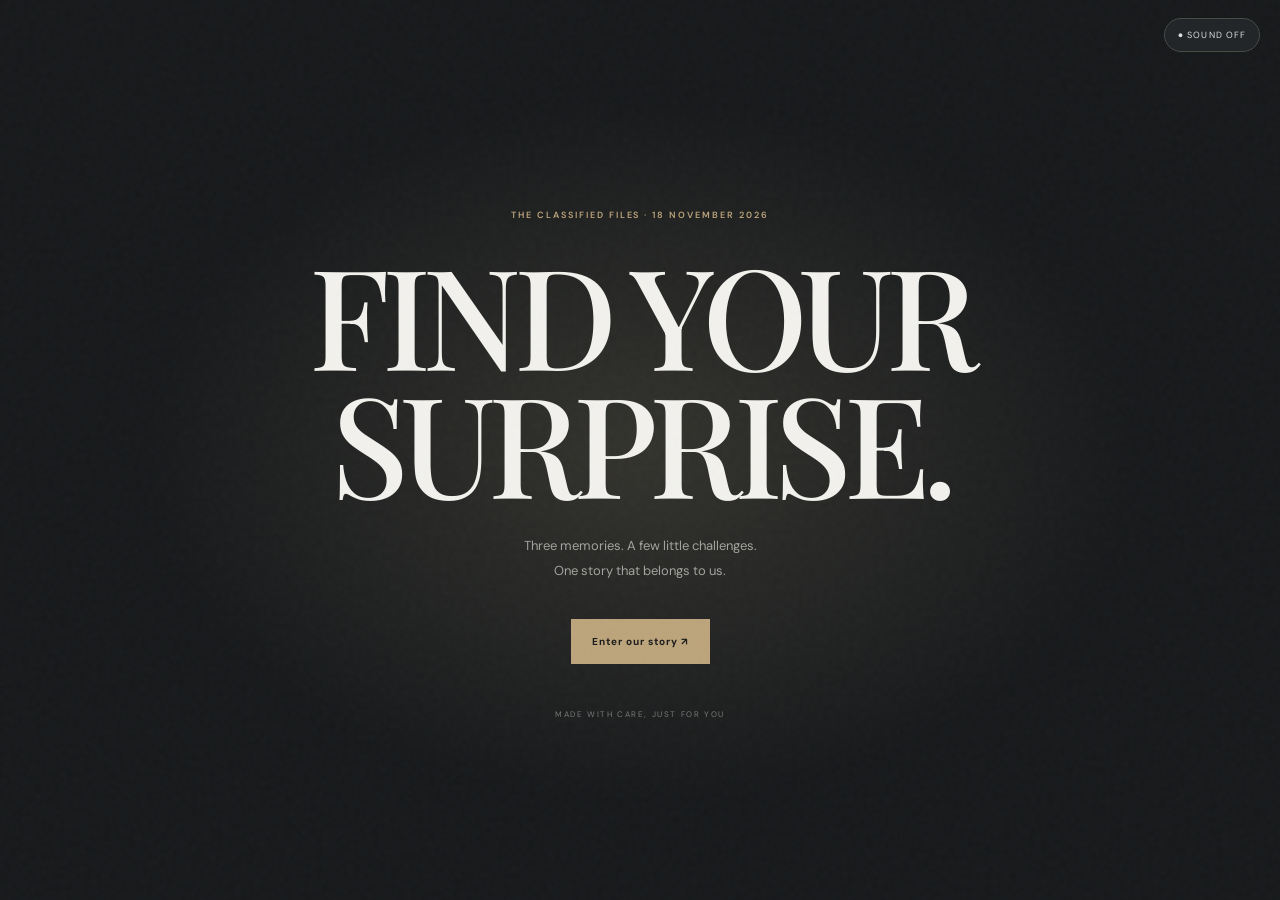
<file: index.html>
<!doctype html>
<html lang="en"><head><meta charset="utf-8"><meta name="viewport" content="width=device-width,initial-scale=1"><meta name="theme-color" content="#17191b"><title>Find Your Surprise.</title><link rel="preconnect" href="https://fonts.googleapis.com"><link href="https://fonts.googleapis.com/css2?family=DM+Sans:wght@400;500;600;700&family=Playfair+Display:ital,wght@0,500;0,600;1,500&display=swap" rel="stylesheet"><link rel="stylesheet" href="styles.css"></head>
<body><div class="noise"></div><audio id="music" src="music.mp3" loop></audio><button class="sound" id="sound">● SOUND OFF</button><main>
<section class="page active hero" id="home"><div class="hero-inner"><div class="monogram"></div><p class="kicker">THE CLASSIFIED FILES · 18 NOVEMBER 2026</p><h1>FIND YOUR SURPRISE.</em></h1><p>Three memories. A few little challenges.<br>One story that belongs to us.</p><button class="gold" data-show="map">Enter our story ↗</button><small>MADE WITH CARE, JUST FOR YOU</small></div></section>
<section class="page" id="map"><header><span>FIND YOUR SURPRISE..</span><button class="plain" data-show="home">EXIT ↗</button></header><div class="heading"><p class="kicker">YOUR STORY, IN THREE CHAPTERS</p><h2>Where shall we<br><em>go first?</em></h2><p>Every place holds a memory. Complete its little challenge to unlock the next.</p></div><div class="map"><div class="route"></div><button class="stop" data-ch="0"><b>01</b><strong>THE REFLECTION</strong><small>An evening to remember</small><i>OPEN ↗</i></button><button class="stop locked" data-ch="1"><b>02</b><strong>SUDDEN JOURNEY</strong><small>One seat, one lovely view</small><i>LOCKED</i></button><button class="stop locked" data-ch="2"><b>03</b><strong>SKILL GAP</strong><small>A very unfair match</small><i>LOCKED</i></button></div><footer><span id="progress">MEMORIES UNLOCKED 0 / 3</span><div class="bar"><span id="bar"></span></div></footer></section>
<section class="page" id="quest"><header><button class="plain" data-show="map">← THE MAP</button><span id="chapter">CHAPTER 01 / 03</span></header><div class="quest"><div class="art"><span id="artNo">01</span><small id="artTag">VALANKULAM LAKE</small></div><div><p class="kicker" id="kicker">CHAPTER ONE · THE LAKE</p><h2 id="title">An evening<br><em>by the lake.</em></h2><p id="story" class="story"></p><hr><p class="kicker">THE MEMORY CHALLENGE</p><h3 id="question"></h3><div id="answers" class="answers"></div><p id="feedback" class="feedback"></p><button class="gold" id="unlock" disabled>Unlock the memory ↗</button></div></div></section>
<section class="page" id="reveal"><header><span>FIND YOUR SURPRISE.</span><span>MEMORY UNLOCKED</span></header><div class="center"><p class="kicker" id="photoLabel">A MOMENT TO KEEP</p><h2 id="revealTitle">Remember<br><em>this?</em></h2><div class="photo" id="photo"><span>ADD YOUR PHOTO<br><small>See README for filenames</small></span></div><p id="revealText" class="reveal-text"></p><button class="gold" data-show="map">Back to our map ↗</button></div></section>
<section class="page" id="vault"><header><span>FIND YOUR SURPRISE.</span><span>THE MEMORY VAULT</span></header><div class="center"><p class="kicker">YOU FOUND YOUR WAY THROUGH</p><h2>Three chapters.<br><em>One us.</em></h2><p>Every little memory brought you here. Take a moment to look back.</p><div id="vaultCards" class="vault"></div><button class="gold" data-show="letter">There's one more thing ↗</button></div></section>
<section class="page" id="letter"><header><span>FIND YOUR SURPRISE.</span><span>A LETTER FOR YOU</span></header><div class="letter-wrap"><p class="kicker">18 NOVEMBER · YOUR DAY</p><h2>For you,<br><em>always.</em></h2><article><p id="birthdayMessage" style="white-space:pre-line"></p></article><button class="gold" data-show="gift">One last little clue ↗</button></div></section>
<section class="page final" id="gift"><div class="center"><p class="kicker">FINAL MISSION · REAL WORLD</p><div class="star">✳</div><h2>Look a little<br><em>closer.</em></h2><p class="riddle" id="riddle" style="white-space:pre-line">You've seen yourself in a thousand photographs through my eyes. Today, I wanted to give you something that lets you see what I see.</p><small>HAPPY BIRTHDAY · 18 NOVEMBER 2026</small><button class="plain" data-show="map">↻ REVISIT OUR MEMORIES</button></div></section>
</main><script src="script.js"></script></body></html>
</file>
<file: styles.css>
:root{--bg:#17191b;--white:#f2f1ed;--muted:#a2a39f;--gold:#bca47b;--line:#3b3e3d;--serif:'Playfair Display',Georgia,serif;--sans:'DM Sans',Arial,sans-serif}*{box-sizing:border-box}body{margin:0;background:var(--bg);color:var(--white);font-family:var(--sans)}.noise{position:fixed;inset:0;pointer-events:none;z-index:10;opacity:.07;background-image:url("data:image/svg+xml,%3Csvg viewBox='0 0 180 180' xmlns='http://www.w3.org/2000/svg'%3E%3Cfilter id='n'%3E%3CfeTurbulence type='fractalNoise' baseFrequency='.8' numOctaves='3'/%3E%3C/filter%3E%3Crect width='100%25' height='100%25' filter='url(%23n)' opacity='.4'/%3E%3C/svg%3E")}button{font:inherit;cursor:pointer}.page{display:none;min-height:100svh;padding:28px 7vw 40px;position:relative}.page.active{display:flex;flex-direction:column;animation:fade .55s ease}@keyframes fade{from{opacity:0;transform:translateY(10px)}to{opacity:1;transform:none}}.sound{position:fixed;z-index:20;right:20px;top:18px;background:#222629;border:1px solid #484b46;border-radius:30px;color:#ddd;padding:10px 13px;font-size:9px;letter-spacing:.12em}.hero{align-items:center;justify-content:center;text-align:center;background:radial-gradient(ellipse at center,#33332e 0,transparent 55%)}.hero-inner{margin:auto}.monogram{font:italic 25px var(--serif);color:var(--gold);letter-spacing:.2em;margin-bottom:40px}.kicker{font-size:9px;letter-spacing:.22em;color:var(--gold);font-weight:600}.hero h1{font:500 clamp(68px,11vw,140px)/.92 var(--serif);letter-spacing:-.06em;margin:28px 0}.hero h1 em,h2 em{color:#d4c09c;font-weight:500}.hero p:not(.kicker){font-size:13px;line-height:1.9;color:var(--muted)}.gold{background:var(--gold);border:1px solid var(--gold);color:#191a1a;padding:15px 20px;margin-top:23px;font-size:10px;letter-spacing:.1em;font-weight:700}.gold:hover{background:#d4c09c}.hero small,.final small{display:block;color:#777b78;font-size:8px;letter-spacing:.2em;margin-top:45px}header{display:flex;justify-content:space-between;align-items:center;color:#92958f;font-size:8px;letter-spacing:.18em}.plain{background:none;border:0;color:#a5a79f;font-size:9px;letter-spacing:.12em;padding:10px 0}.heading{text-align:center;margin:9vh auto 0;max-width:550px}.heading h2,h2{font:500 clamp(46px,7vw,80px)/1.02 var(--serif);letter-spacing:-.045em;margin:18px 0}.heading>p:last-child,.center>p:not(.kicker){color:var(--muted);font-size:12px;line-height:1.8;max-width:420px;margin:0 auto}.map{position:relative;display:flex;justify-content:space-between;align-items:center;max-width:900px;width:100%;height:280px;margin:5vh auto 0}.route{position:absolute;left:12%;right:12%;height:1px;background:linear-gradient(90deg,var(--gold),#555);transform:rotate(-9deg)}.stop{z-index:1;position:relative;width:205px;min-height:120px;text-align:left;background:var(--bg);border:0;padding:14px 8px 14px 18px;color:var(--white)}.stop:before{content:'';position:absolute;left:0;top:17px;width:7px;height:7px;border-radius:50%;background:var(--gold);box-shadow:0 0 0 6px #bca47b22}.stop b,.stop strong,.stop small,.stop i{display:block}.stop b{font-size:9px;letter-spacing:.2em;color:var(--gold);margin-bottom:12px}.stop strong{font:500 26px var(--serif)}.stop small{font-size:10px;color:var(--muted);margin-top:7px}.stop i{font-style:normal;font-size:8px;letter-spacing:.15em;color:var(--gold);margin-top:16px}.stop.locked{opacity:.3;cursor:not-allowed}footer{display:flex;gap:18px;align-items:center;max-width:900px;width:100%;margin:auto auto 10px;color:#858984;font-size:8px;letter-spacing:.16em}.bar{height:2px;background:#444;flex:1}.bar span{display:block;height:100%;width:0;background:var(--gold);transition:.3s}.quest{max-width:1100px;width:100%;margin:auto;display:grid;grid-template-columns:1fr 1fr;gap:8vw;align-items:center;padding:35px 0}.art{height:min(60vh,520px);min-height:300px;background:radial-gradient(circle at 70% 25%,#bca47b30,transparent 34%),linear-gradient(145deg,#303536,#1c1f20);border:1px solid #454944;display:flex;align-items:center;justify-content:center;position:relative}.art span{font:italic clamp(100px,16vw,190px) var(--serif);color:#bca47b35}.art small{position:absolute;bottom:18px;left:18px;color:#aaa;font-size:8px;letter-spacing:.16em}.quest h2{font-size:clamp(42px,5vw,65px)}.story{font-size:12px;line-height:1.9;color:#b2b4ae}.quest hr{border:0;border-top:1px solid var(--line);margin:23px 0}.quest h3{font:500 20px var(--serif)}.answers{display:grid;grid-template-columns:1fr 1fr;gap:8px}.answer{background:transparent;border:1px solid #484b46;color:#ccc;padding:12px;text-align:left;font-size:10px}.answer:hover{border-color:var(--gold)}.answer.correct{border-color:#91a98c;color:#d1e1cb;background:#91a98c12}.answer.wrong{border-color:#b87970;color:#e3b0a7}.feedback{min-height:16px;color:#d4c09c;font-size:10px}.gold:disabled{opacity:.3;cursor:not-allowed}.center{text-align:center;max-width:760px;width:100%;margin:auto;padding:35px 0}.photo{width:min(360px,86vw);aspect-ratio:9/16;height:auto;margin:25px auto;background:#25292a;border:1px solid #484b46;background-position:center;background-size:contain;background-repeat:no-repeat;display:grid;place-items:center;color:#9b9e97;font-size:8px;letter-spacing:.18em;text-align:center;line-height:2}.photo small{font-size:10px;letter-spacing:0}.reveal-text{font:16px/1.8 var(--serif)!important;color:#c7c6be!important}.vault{display:grid;grid-template-columns:repeat(3,1fr);gap:12px;margin:32px 0;text-align:left}.vault article{border:1px solid #444;background:#202426;padding:20px}.vault b{font-size:8px;color:var(--gold);letter-spacing:.18em}.vault h3{font:24px var(--serif);margin:14px 0 8px}.vault p{font-size:10px;line-height:1.7;color:var(--muted)}.letter-wrap{max-width:680px;margin:auto;padding:35px 0}.letter-wrap h2{font-size:clamp(52px,8vw,86px)}.letter-wrap article{background:#202426;border:1px solid #48483f;padding:28px 32px;margin:28px 0;font:15px/1.95 var(--serif);color:#d0d0c8}.letter-wrap article b{font:600 9px var(--sans);letter-spacing:.2em;color:var(--gold)}.sign{color:#d4c09c;font-style:italic}.star{font-size:48px;color:var(--gold);margin:30px}.riddle{font:20px/1.8 var(--serif)!important;color:#e2ded5!important;margin:28px auto!important}.final{justify-content:center;background:radial-gradient(ellipse at center,#bca47b18,transparent 60%)}.final .center{margin:auto}
@media(max-width:720px){.page{padding:22px 6vw 32px}.hero h1{font-size:78px}.heading{margin-top:7vh}.map{height:390px;display:block;margin-top:28px}.route{left:20%;right:auto;top:10%;bottom:10%;height:auto;width:1px;transform:none}.stop{position:absolute;width:190px}.stop:nth-child(2){left:0;top:2%}.stop:nth-child(3){right:0;top:37%}.stop:nth-child(4){left:10%;bottom:0}.quest{grid-template-columns:1fr;gap:22px;padding:25px 0}.art{height:25vh;min-height:180px}.quest h2{font-size:48px}.vault{grid-template-columns:1fr}.letter-wrap article{padding:22px;font-size:14px}.riddle{font-size:17px!important}}
</file>
